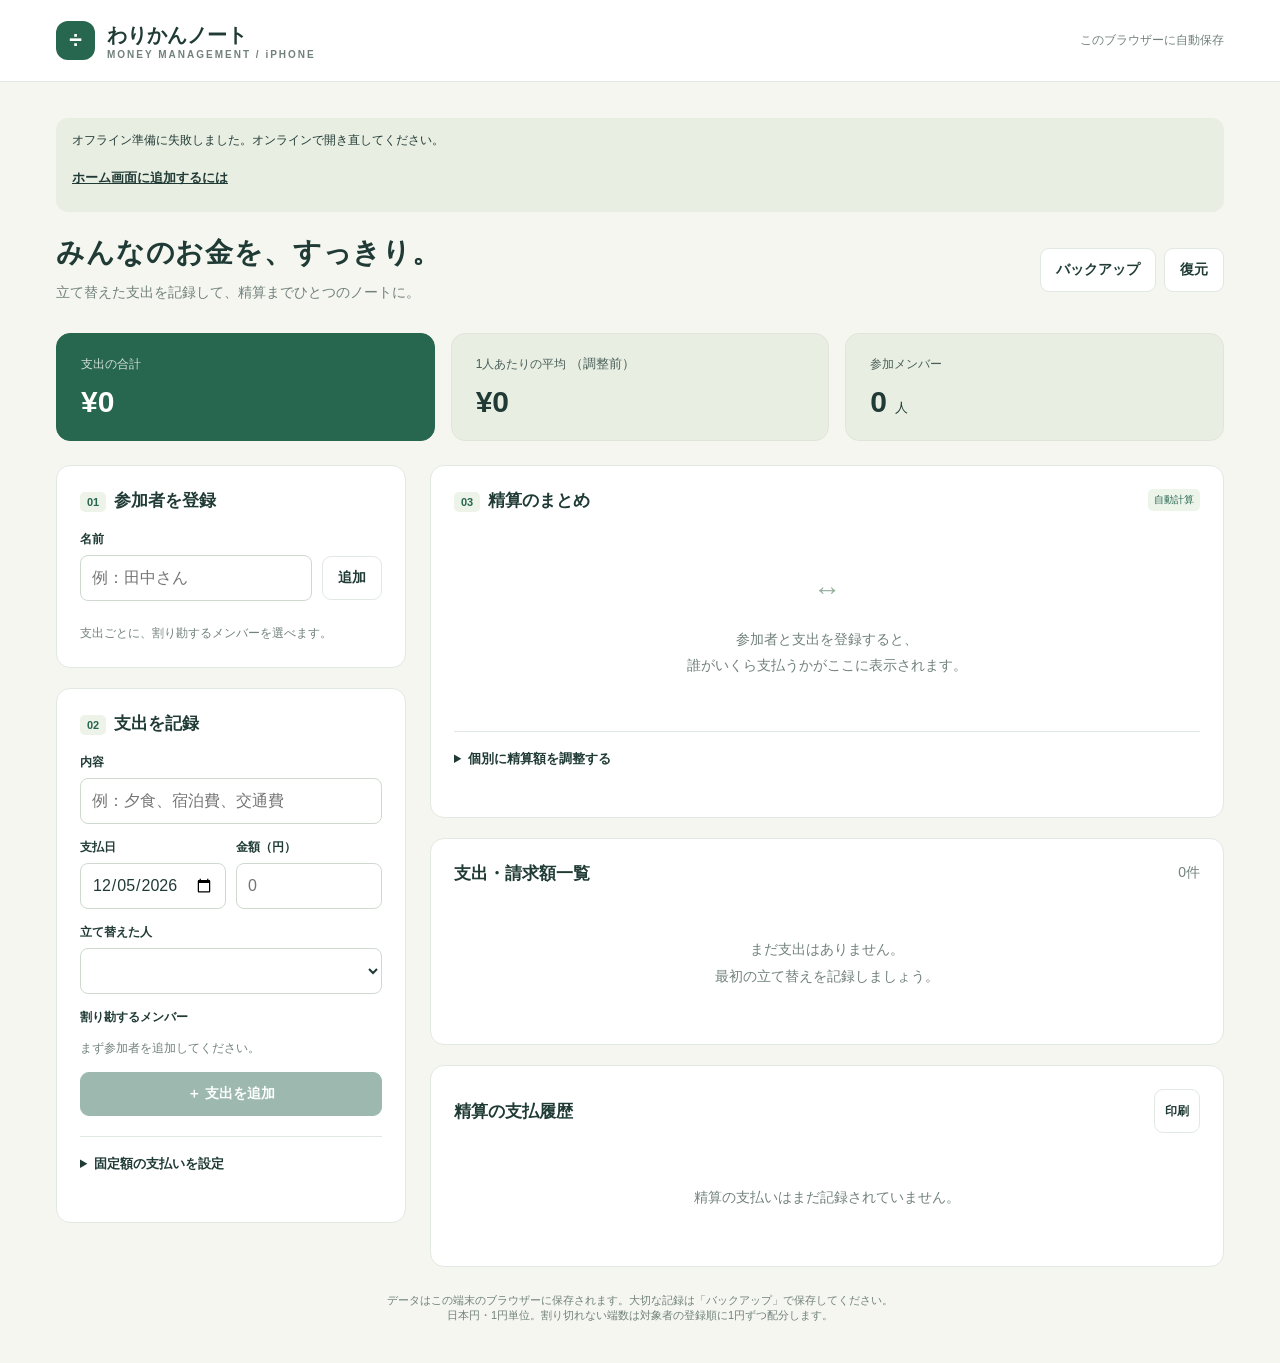
<file: index.html>
<!doctype html>
<html lang="ja">
<head>
<meta charset="utf-8"><meta name="viewport" content="width=device-width, initial-scale=1, viewport-fit=cover">
<title>わりかんノート | 精算アプリ</title>
<link rel="stylesheet" href="./style.css">
<link rel="manifest" href="./manifest.json">
<meta name="theme-color" content="#27664f">
<meta name="apple-mobile-web-app-capable" content="yes">
<meta name="apple-mobile-web-app-status-bar-style" content="default">
<meta name="apple-mobile-web-app-title" content="わりかんノート">
<link rel="apple-touch-icon" sizes="180x180" href="./icons/apple-touch-icon.png">
</head>
<body>
<header><div class="top"><div class="brand"><span class="logo">÷</span><div>わりかんノート <div class="version">MONEY MANAGEMENT / iPHONE</div></div></div><span class="save" id="save-status" role="status">このブラウザーに自動保存</span></div></header>
<main>
<section class="pwa-info" aria-label="アプリの利用状況">
  <span id="offline-status" role="status">オフライン利用を準備しています…</span>
  <details id="install-guide"><summary>ホーム画面に追加するには</summary><p>Safariでこのページを開き、共有メニューの「ホーム画面に追加」を選択してください。「Webアプリとして開く」が表示された場合はオンにします。</p><p>追加したアプリをオンラインで一度開き、「オフライン利用の準備完了」と表示されてからご利用ください。</p></details>
</section>
<div class="intro"><div><h1>みんなのお金を、すっきり。</h1><p class="muted">立て替えた支出を記録して、精算までひとつのノートに。</p></div><div class="actions"><button id="export">バックアップ</button><button id="import">復元</button><input type="file" id="import-file" accept="application/json,.json" hidden></div></div>
<section class="stats" aria-label="集計"><div class="stat"><span>支出の合計</span><strong id="total">¥0</strong></div><div class="stat"><span>1人あたりの平均 <small>（調整前）</small></span><strong id="average">¥0</strong></div><div class="stat"><span>参加メンバー</span><strong id="count">0 <small>人</small></strong></div></section>
<div class="layout"><aside class="stack left">
<section class="card"><div class="card-head"><h2><span class="step">01</span>参加者を登録</h2></div><form id="member-form"><label class="field"><span>名前</span><div class="row"><input id="member-name" placeholder="例：田中さん" maxlength="30" required aria-label="参加者の名前"><button type="submit" style="flex:0 0 auto">追加</button></div></label></form><div class="members" id="members"></div><p class="hint">支出ごとに、割り勘するメンバーを選べます。</p></section>
<section class="card"><div class="card-head"><h2><span class="step">02</span><span id="expense-heading">支出を記録</span></h2></div><form id="expense-form"><label class="field"><span>内容</span><input id="expense-title" placeholder="例：夕食、宿泊費、交通費" maxlength="80" required></label><div class="row"><label class="field"><span>支払日</span><input id="expense-date" type="date" required></label><label class="field"><span>金額（円）</span><input id="expense-amount" type="number" inputmode="numeric" min="1" max="100000000" step="1" placeholder="0" required></label></div><label class="field"><span>立て替えた人</span><select id="expense-payer" required></select></label><div class="field"><span>割り勘するメンバー</span><div id="expense-members" class="checks"></div></div><button class="primary full" id="expense-submit" type="submit">＋ 支出を追加</button><button type="button" class="full" id="cancel-edit" hidden style="margin-top:8px">編集をキャンセル</button></form>
<details class="subsection"><summary>固定額の支払いを設定</summary><p class="hint">選んだ支出について、特定の人の負担額を固定します。残りを他の対象者で均等に分けます。</p><div id="fixed-fields" style="margin-top:12px"></div></details>
</section></aside>
<div class="stack">
<section class="card"><div class="card-head"><h2><span class="step">03</span>精算のまとめ</h2><span class="badge">自動計算</span></div><div id="balances"></div><div id="transfers"></div><details class="subsection"><summary>個別に精算額を調整する</summary><p class="hint">支払う人と受け取る人を指定して、精算額に加算します。実際の送金は下の「支払済みにする」で記録します。</p><form id="adjust-form" style="margin-top:14px"><div class="row"><label class="field"><span>支払う人</span><select id="adjust-from" required></select></label><label class="field"><span>受け取る人</span><select id="adjust-to" required></select></label></div><div class="row"><label class="field"><span>調整額（円）</span><input id="adjust-amount" type="number" inputmode="numeric" min="1" max="100000000" step="1" required></label><label class="field"><span>理由</span><input id="adjust-note" maxlength="80" placeholder="例：個別の追加負担" required></label></div><button type="submit">調整を追加</button></form><div id="adjustments"></div></details></section>
<section class="card"><div class="card-head"><h2>支出・請求額一覧</h2><span class="muted" id="expense-count">0件</span></div><div id="expenses"></div></section>
<section class="card"><div class="card-head"><h2>精算の支払履歴</h2><button class="small" id="print">印刷</button></div><div id="payments"></div></section>
</div></div><footer>データはこの端末のブラウザーに保存されます。大切な記録は「バックアップ」で保存してください。<br>日本円・1円単位。割り切れない端数は対象者の登録順に1円ずつ配分します。</footer>
</main><div id="toast" role="status" hidden></div>
<script src="./app.js" defer></script>
</body>
</html>
</file>
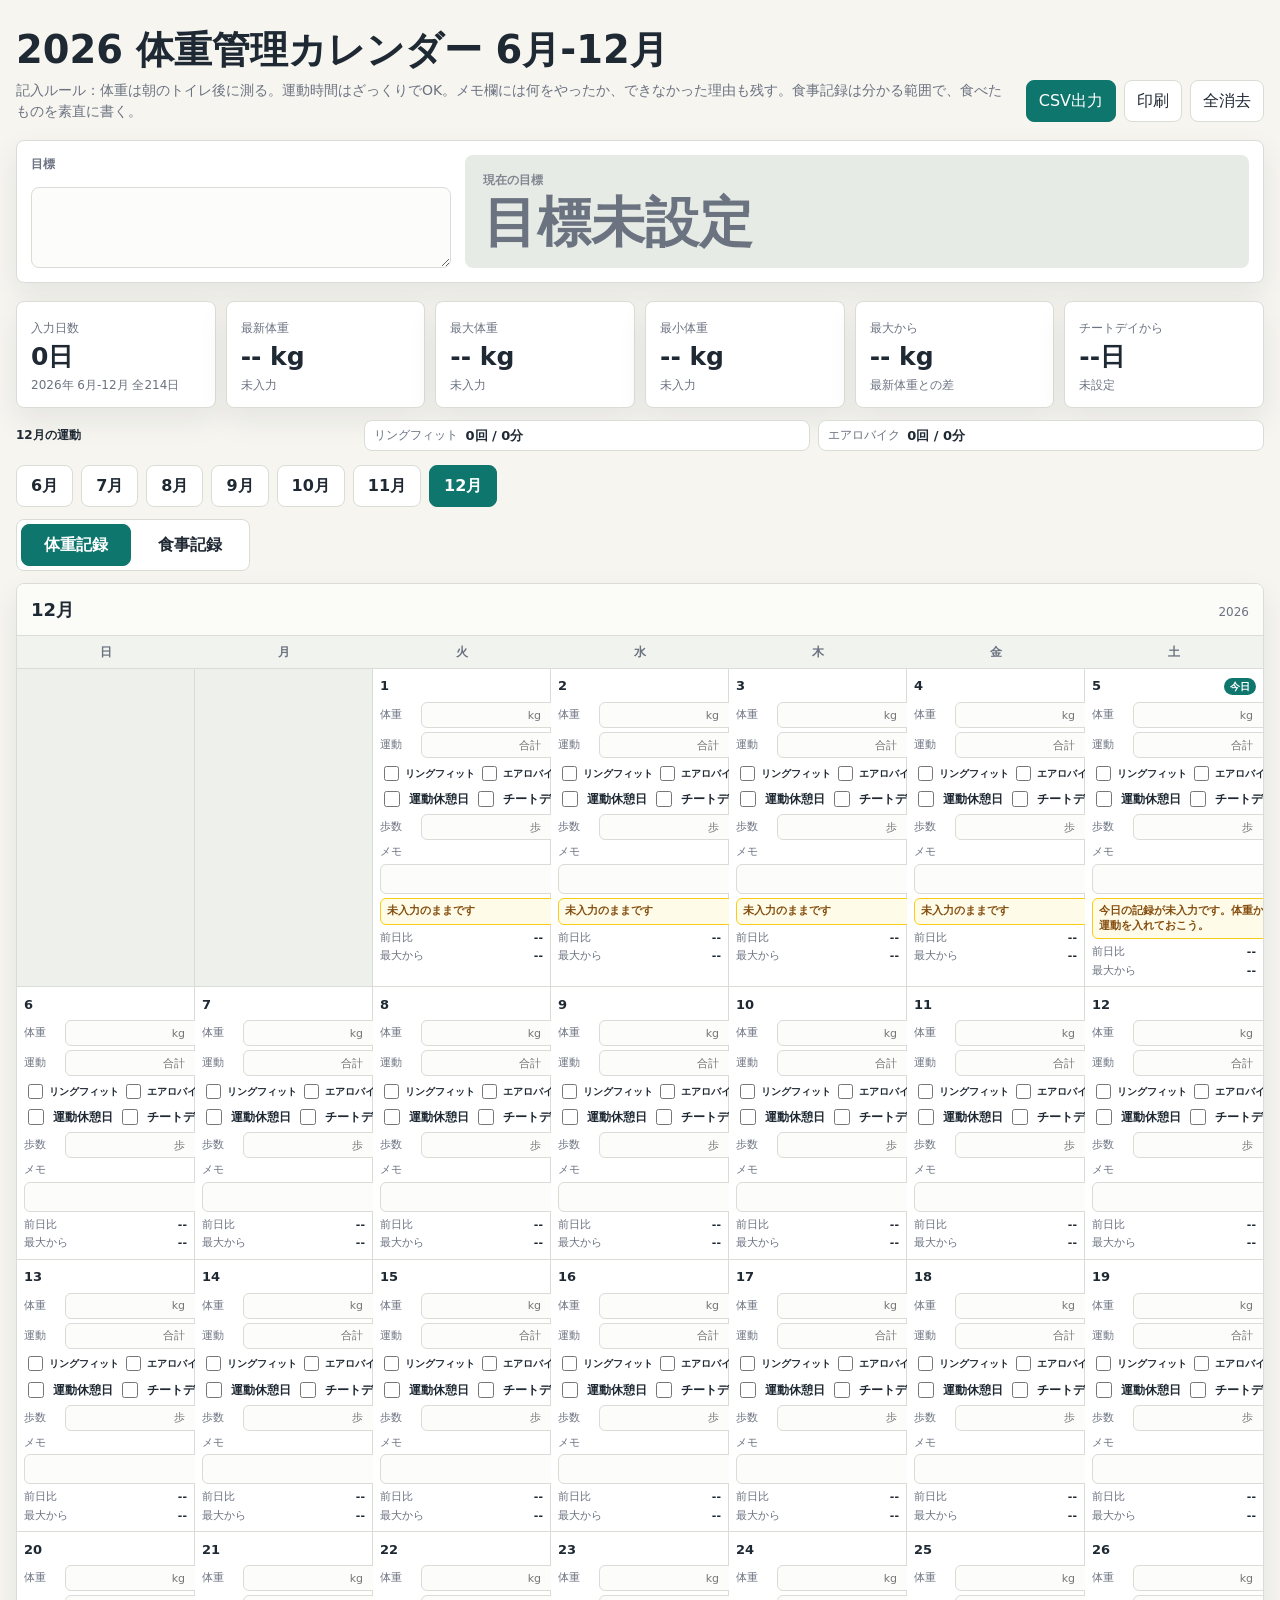
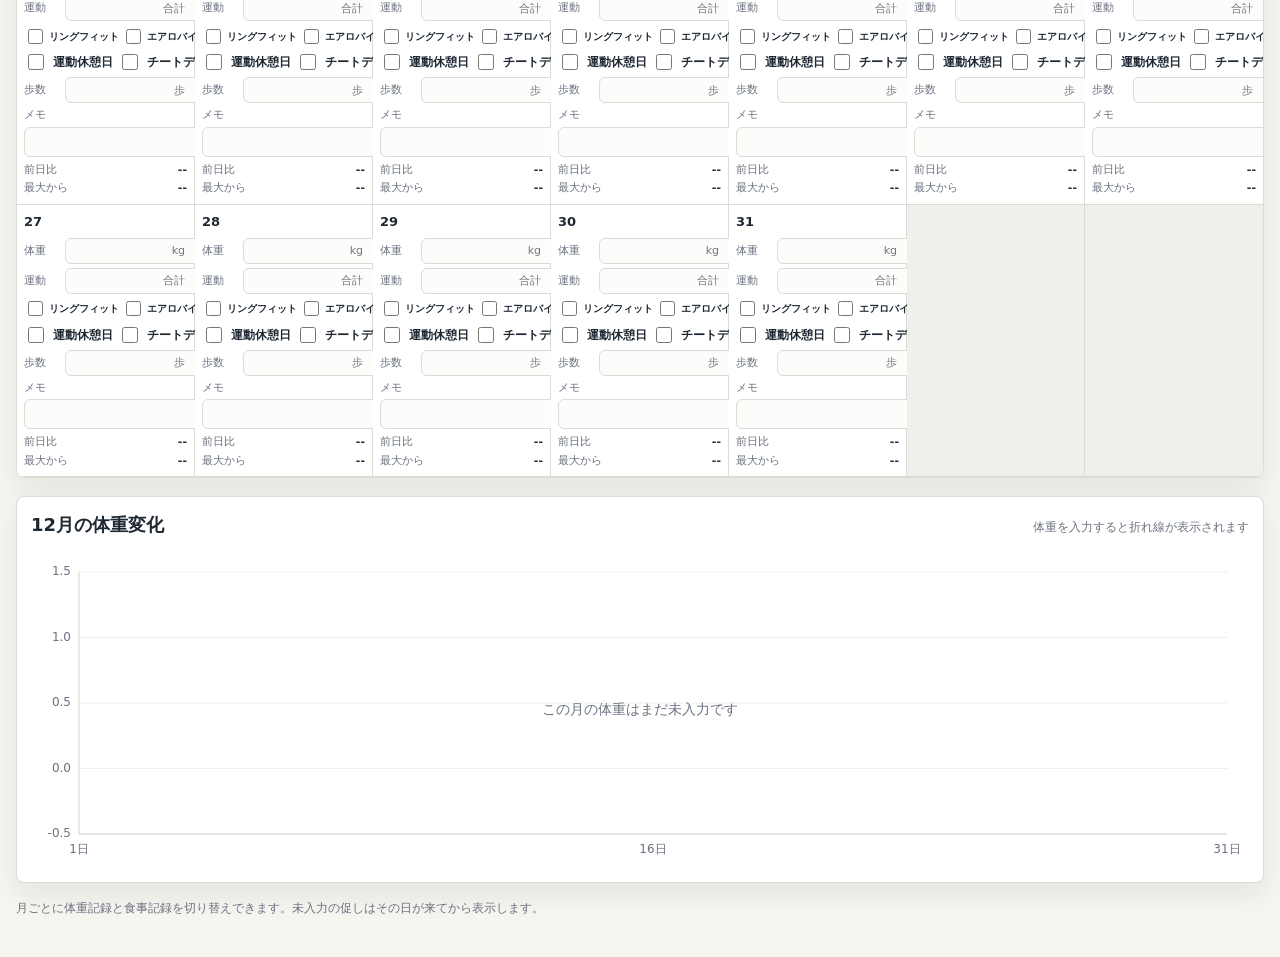
<file: weight_calendar_2026.html>
<!doctype html>
<html lang="ja">
<head>
  <meta charset="utf-8">
  <meta name="viewport" content="width=device-width, initial-scale=1">
  <title>2026 体重管理カレンダー 6月-12月</title>
  <style>
    :root {
      color-scheme: light;
      --bg: #f6f5f0;
      --panel: #ffffff;
      --ink: #1f2933;
      --muted: #6b7280;
      --line: #d9ddd5;
      --accent: #0f766e;
      --accent-dark: #115e59;
      --gain: #b42318;
      --loss: #047857;
      --empty: #eef0eb;
      --shadow: 0 12px 30px rgba(31, 41, 51, 0.08);
    }

    * {
      box-sizing: border-box;
    }

    body {
      margin: 0;
      background: var(--bg);
      color: var(--ink);
      font-family: "Yu Gothic", "Hiragino Kaku Gothic ProN", Meiryo, system-ui, sans-serif;
      line-height: 1.5;
    }

    button,
    input {
      font: inherit;
    }

    .app {
      width: min(1480px, calc(100% - 32px));
      margin: 0 auto;
      padding: 28px 0 40px;
    }

    .topbar {
      display: grid;
      grid-template-columns: minmax(240px, 1fr) auto;
      gap: 18px;
      align-items: end;
      margin-bottom: 18px;
    }

    h1 {
      margin: 0;
      font-size: clamp(28px, 3vw, 42px);
      letter-spacing: 0;
      line-height: 1.15;
    }

    .subtitle {
      margin: 8px 0 0;
      color: var(--muted);
      font-size: 14px;
    }

    .actions {
      display: flex;
      flex-wrap: wrap;
      justify-content: flex-end;
      gap: 8px;
    }

    .button {
      min-height: 38px;
      border: 1px solid var(--line);
      border-radius: 8px;
      background: var(--panel);
      color: var(--ink);
      cursor: pointer;
      padding: 8px 12px;
    }

    .button.primary {
      border-color: var(--accent);
      background: var(--accent);
      color: #fff;
    }

    .button:hover {
      border-color: var(--accent);
    }

    .goal-panel {
      display: grid;
      grid-template-columns: minmax(240px, 420px) minmax(260px, 1fr);
      gap: 14px;
      align-items: stretch;
      margin-bottom: 18px;
      border: 1px solid var(--line);
      border-radius: 8px;
      background: var(--panel);
      box-shadow: var(--shadow);
      padding: 14px;
    }

    .goal-editor {
      display: grid;
      gap: 6px;
      color: var(--muted);
      font-size: 12px;
      font-weight: 700;
    }

    .goal-input {
      width: 100%;
      min-height: 74px;
      border: 1px solid var(--line);
      border-radius: 8px;
      background: #fcfcfb;
      color: var(--ink);
      padding: 9px 10px;
      resize: vertical;
    }

    .goal-input:focus {
      outline: 2px solid rgba(15, 118, 110, 0.2);
      border-color: var(--accent);
      background: #fff;
    }

    .goal-display {
      display: grid;
      align-content: center;
      min-height: 110px;
      border-radius: 8px;
      background: #0f766e;
      color: #fff;
      padding: 16px 18px;
    }

    .goal-display .label {
      font-size: 12px;
      font-weight: 700;
      opacity: 0.82;
    }

    .goal-display .text {
      margin-top: 5px;
      font-size: clamp(28px, 4.2vw, 58px);
      font-weight: 800;
      line-height: 1.08;
      white-space: pre-wrap;
      overflow-wrap: anywhere;
    }

    .goal-display.empty {
      background: #e7ebe5;
      color: var(--muted);
    }

    .summary {
      display: grid;
      grid-template-columns: repeat(6, minmax(150px, 1fr));
      gap: 10px;
      margin-bottom: 18px;
    }

    .metric {
      min-height: 86px;
      border: 1px solid var(--line);
      border-radius: 8px;
      background: var(--panel);
      box-shadow: var(--shadow);
      padding: 13px 14px;
    }

    .metric .label {
      color: var(--muted);
      font-size: 12px;
    }

    .metric .value {
      display: block;
      margin-top: 4px;
      font-size: 25px;
      font-weight: 700;
      line-height: 1.1;
    }

    .metric .note {
      display: block;
      margin-top: 5px;
      color: var(--muted);
      font-size: 12px;
      min-height: 18px;
    }

    .monthly-exercise-summary {
      display: grid;
      grid-template-columns: auto repeat(2, minmax(170px, auto));
      gap: 8px;
      align-items: center;
      margin: -6px 0 14px;
      color: var(--muted);
      font-size: 12px;
    }

    .exercise-summary-title {
      font-weight: 700;
      color: var(--ink);
    }

    .exercise-summary-item {
      display: inline-flex;
      align-items: center;
      gap: 7px;
      min-height: 30px;
      border: 1px solid var(--line);
      border-radius: 8px;
      background: var(--panel);
      padding: 5px 9px;
    }

    .exercise-summary-item b {
      color: var(--ink);
      font-size: 13px;
    }

    .month-tabs {
      display: flex;
      flex-wrap: wrap;
      gap: 8px;
      margin: 0 0 12px;
    }

    .view-tabs {
      display: inline-flex;
      gap: 4px;
      margin: 0 0 12px;
      border: 1px solid var(--line);
      border-radius: 8px;
      background: var(--panel);
      padding: 4px;
    }

    .tab-button,
    .view-button {
      min-height: 38px;
      border: 1px solid var(--line);
      border-radius: 8px;
      background: var(--panel);
      color: var(--ink);
      cursor: pointer;
      padding: 8px 14px;
      font-weight: 700;
    }

    .view-button {
      border-color: transparent;
      min-width: 110px;
    }

    .tab-button[aria-selected="true"],
    .view-button[aria-selected="true"] {
      border-color: var(--accent);
      background: var(--accent);
      color: #fff;
    }

    .months {
      display: block;
    }

    .month {
      border: 1px solid var(--line);
      border-radius: 8px;
      background: var(--panel);
      box-shadow: var(--shadow);
      overflow: hidden;
    }

    .month[hidden] {
      display: none;
    }

    .chart-panel {
      margin-top: 18px;
      border: 1px solid var(--line);
      border-radius: 8px;
      background: var(--panel);
      box-shadow: var(--shadow);
      padding: 14px;
    }

    .chart-title {
      display: flex;
      justify-content: space-between;
      align-items: baseline;
      gap: 12px;
      margin-bottom: 10px;
    }

    .chart-title strong {
      font-size: 18px;
    }

    .chart-title span {
      color: var(--muted);
      font-size: 12px;
    }

    .chart-wrap {
      position: relative;
      width: 100%;
      height: 320px;
    }

    #weightChart {
      display: block;
      width: 100%;
      height: 100%;
    }

    .calendar-view[hidden] {
      display: none;
    }

    .month-title {
      display: flex;
      align-items: baseline;
      justify-content: space-between;
      gap: 10px;
      padding: 12px 14px;
      border-bottom: 1px solid var(--line);
      background: #fbfbf8;
    }

    .month-title strong {
      font-size: 18px;
    }

    .month-title span {
      color: var(--muted);
      font-size: 12px;
    }

    .weekdays,
    .days {
      display: grid;
      grid-template-columns: repeat(7, minmax(0, 1fr));
    }

    .weekdays {
      border-bottom: 1px solid var(--line);
      background: #f1f3ef;
    }

    .weekday {
      padding: 7px 4px;
      color: var(--muted);
      text-align: center;
      font-size: 12px;
      font-weight: 700;
    }

    .day {
      min-height: 214px;
      border-right: 1px solid var(--line);
      border-bottom: 1px solid var(--line);
      padding: 7px;
      background: #fff;
    }

    .day:nth-child(7n) {
      border-right: 0;
    }

    .day.blank {
      background: var(--empty);
    }

    .date-row {
      display: flex;
      justify-content: space-between;
      align-items: center;
      gap: 4px;
      min-height: 20px;
      margin-bottom: 6px;
    }

    .date-num {
      font-size: 13px;
      font-weight: 700;
    }

    .today-badge {
      display: none;
      border-radius: 999px;
      background: var(--accent);
      color: #fff;
      padding: 1px 6px;
      font-size: 10px;
      font-weight: 700;
    }

    .day.today .today-badge {
      display: inline-block;
    }

    .fields {
      display: grid;
      gap: 4px;
    }

    .field {
      display: grid;
      grid-template-columns: 36px minmax(0, 1fr);
      align-items: center;
      gap: 5px;
      color: var(--muted);
      font-size: 11px;
    }

    .field span {
      white-space: nowrap;
    }

    .memo-field {
      display: grid;
      gap: 3px;
      color: var(--muted);
      font-size: 11px;
    }

    .meal-fields {
      display: grid;
      gap: 6px;
    }

    .meal-toggle-grid {
      display: grid;
      grid-template-columns: repeat(4, minmax(0, 1fr));
      gap: 4px;
    }

    .meal-toggle {
      display: flex;
      align-items: center;
      justify-content: flex-start;
      gap: 3px;
      min-height: 24px;
      color: var(--ink);
      font-size: 10px;
      font-weight: 700;
      white-space: nowrap;
    }

    .meal-toggle input {
      width: 14px;
      height: 14px;
      accent-color: var(--accent);
    }

    .meal-note-row {
      display: none;
    }

    .meal-note-row.active {
      display: grid;
    }

    .rest-row {
      display: flex;
      align-items: center;
      gap: 6px;
      min-height: 22px;
      color: var(--ink);
      font-size: 12px;
      font-weight: 700;
    }

    .daily-checks {
      display: grid;
      grid-template-columns: 1fr 1fr;
      gap: 4px;
    }

    .exercise-checks {
      display: grid;
      grid-template-columns: 1fr 1fr;
      gap: 3px;
    }

    .exercise-check {
      display: flex;
      align-items: center;
      gap: 3px;
      min-height: 22px;
      color: var(--ink);
      font-size: 10px;
      font-weight: 700;
      white-space: nowrap;
    }

    .exercise-check input {
      width: 15px;
      height: 15px;
      accent-color: var(--accent);
    }

    .rest-row input {
      width: 16px;
      height: 16px;
      accent-color: var(--accent);
    }

    .steps-field {
      display: grid;
    }

    .input-reminder {
      display: none;
      border: 1px solid #facc15;
      border-radius: 6px;
      background: #fefce8;
      color: #854d0e;
      padding: 5px 6px;
      font-size: 11px;
      font-weight: 700;
      line-height: 1.35;
    }

    .day.needs-input .input-reminder {
      display: block;
    }

    .weight-input,
    .minutes-input,
    .ring-fit-minutes-input,
    .exercise-bike-minutes-input,
    .steps-input,
    .memo-input {
      width: 100%;
      border: 1px solid var(--line);
      border-radius: 6px;
      padding: 5px 6px;
      background: #fcfcfb;
      color: var(--ink);
      text-align: right;
    }

    .weight-input,
    .minutes-input,
    .ring-fit-minutes-input,
    .exercise-bike-minutes-input,
    .steps-input {
      height: 26px;
    }

    .exercise-time-field {
      display: none;
    }

    .exercise-time-field.active {
      display: grid;
    }

    .memo-input,
    .meal-note-input {
      width: 100%;
      min-height: 30px;
      border: 1px solid var(--line);
      border-radius: 6px;
      background: #fcfcfb;
      color: var(--ink);
      padding: 5px 6px;
      font-size: 10px;
      resize: vertical;
      text-align: left;
    }

    .weight-input:focus,
    .minutes-input:focus,
    .ring-fit-minutes-input:focus,
    .exercise-bike-minutes-input:focus,
    .steps-input:focus,
    .meal-note-input:focus,
    .memo-input:focus {
      outline: 2px solid rgba(15, 118, 110, 0.2);
      border-color: var(--accent);
      background: #fff;
    }

    .calc {
      display: grid;
      gap: 2px;
      margin-top: 5px;
      font-size: 11px;
      color: var(--muted);
    }

    .calc-row {
      display: flex;
      justify-content: space-between;
      gap: 5px;
      min-height: 16px;
    }

    .calc-row b {
      color: var(--ink);
      font-weight: 700;
      white-space: nowrap;
    }

    .plus {
      color: var(--gain) !important;
    }

    .minus {
      color: var(--loss) !important;
    }

    .zero {
      color: var(--muted) !important;
    }

    .footer-note {
      margin: 16px 0 0;
      color: var(--muted);
      font-size: 12px;
    }

    @media (max-width: 1180px) {
      .summary {
        grid-template-columns: repeat(3, minmax(150px, 1fr));
      }

      .monthly-exercise-summary {
        grid-template-columns: 1fr;
      }

      .goal-panel {
        grid-template-columns: 1fr;
      }
    }

    @media (max-width: 760px) {
      .app {
        width: min(100% - 18px, 1480px);
        padding-top: 18px;
      }

      .topbar {
        grid-template-columns: 1fr;
        align-items: start;
      }

      .actions {
        justify-content: flex-start;
      }

      .summary {
        grid-template-columns: repeat(2, minmax(0, 1fr));
      }

      .day {
        min-height: 220px;
        padding: 5px;
      }

      .field {
        grid-template-columns: 32px minmax(0, 1fr);
      }
    }

    @media print {
      body {
        background: #fff;
      }

      .app {
        width: 100%;
        padding: 0;
      }

      .actions,
      .footer-note {
        display: none;
      }

      .month,
      .metric {
        break-inside: avoid;
        box-shadow: none;
      }
    }
  </style>
</head>
<body>
  <main class="app">
    <section class="topbar" aria-label="体重管理カレンダー">
      <div>
        <h1>2026 体重管理カレンダー 6月-12月</h1>
        <p class="subtitle">記入ルール：体重は朝のトイレ後に測る。運動時間はざっくりでOK。メモ欄には何をやったか、できなかった理由も残す。食事記録は分かる範囲で、食べたものを素直に書く。</p>
      </div>
      <div class="actions">
        <button class="button primary" id="exportCsv" type="button">CSV出力</button>
        <button class="button" id="printPage" type="button">印刷</button>
        <button class="button" id="clearAll" type="button">全消去</button>
      </div>
    </section>

    <section class="goal-panel" aria-label="目標">
      <label class="goal-editor">
        <span>目標</span>
        <textarea class="goal-input" id="goalInput" rows="3" aria-label="目標を入力"></textarea>
      </label>
      <div class="goal-display empty" id="goalDisplay" aria-live="polite">
        <span class="label">現在の目標</span>
        <span class="text" id="goalText">目標未設定</span>
      </div>
    </section>

    <section class="summary" aria-label="年間サマリー">
      <div class="metric">
        <span class="label">入力日数</span>
        <span class="value" id="countValue">0日</span>
        <span class="note">2026年 6月-12月 全214日</span>
      </div>
      <div class="metric">
        <span class="label">最新体重</span>
        <span class="value" id="latestValue">-- kg</span>
        <span class="note" id="latestDate">未入力</span>
      </div>
      <div class="metric">
        <span class="label">最大体重</span>
        <span class="value" id="maxValue">-- kg</span>
        <span class="note" id="maxDate">未入力</span>
      </div>
      <div class="metric">
        <span class="label">最小体重</span>
        <span class="value" id="minValue">-- kg</span>
        <span class="note" id="minDate">未入力</span>
      </div>
      <div class="metric">
        <span class="label">最大から</span>
        <span class="value" id="fromMaxValue">-- kg</span>
        <span class="note">最新体重との差</span>
      </div>
      <div class="metric">
        <span class="label">チートデイから</span>
        <span class="value" id="cheatDayValue">--日</span>
        <span class="note" id="cheatDayDate">未設定</span>
      </div>
    </section>

    <section class="monthly-exercise-summary" aria-label="月別運動サマリー">
      <span class="exercise-summary-title" id="monthlyExerciseTitle">6月の運動</span>
      <span class="exercise-summary-item">リングフィット <b id="ringFitMonthSummary">0回 / 0分</b></span>
      <span class="exercise-summary-item">エアロバイク <b id="exerciseBikeMonthSummary">0回 / 0分</b></span>
    </section>

    <nav class="month-tabs" id="monthTabs" aria-label="月切り替え"></nav>
    <nav class="view-tabs" id="viewTabs" aria-label="記録切り替え">
      <button class="view-button" type="button" data-view="body" aria-selected="true">体重記録</button>
      <button class="view-button" type="button" data-view="meal" aria-selected="false">食事記録</button>
    </nav>
    <section class="months" id="months" aria-label="2026年カレンダー"></section>

    <section class="chart-panel" aria-label="月別体重変化グラフ">
      <div class="chart-title">
        <strong id="chartTitle">体重変化</strong>
        <span id="chartNote">入力済み体重を日別に表示</span>
      </div>
      <div class="chart-wrap">
        <canvas id="weightChart" aria-label="体重変化の折れ線グラフ"></canvas>
      </div>
    </section>

    <p class="footer-note">月ごとに体重記録と食事記録を切り替えできます。未入力の促しはその日が来てから表示します。</p>
  </main>

  <script>
    const YEAR = 2026;
    const START_MONTH = 6;
    const END_MONTH = 12;
    const STORAGE_KEY = "weight-calendar-2026";
    const ACTIVITY_STORAGE_KEY = "weight-calendar-2026-activity";
    const MEAL_STORAGE_KEY = "weight-calendar-2026-meals";
    const GOAL_STORAGE_KEY = "weight-calendar-2026-goal";
    const monthNames = ["1月", "2月", "3月", "4月", "5月", "6月", "7月", "8月", "9月", "10月", "11月", "12月"];
    const weekdays = ["日", "月", "火", "水", "木", "金", "土"];
    const goalInput = document.getElementById("goalInput");
    const goalDisplay = document.getElementById("goalDisplay");
    const goalText = document.getElementById("goalText");
    const monthTabsEl = document.getElementById("monthTabs");
    const viewTabsEl = document.getElementById("viewTabs");
    const monthsEl = document.getElementById("months");
    const monthlyExerciseTitle = document.getElementById("monthlyExerciseTitle");
    const ringFitMonthSummary = document.getElementById("ringFitMonthSummary");
    const exerciseBikeMonthSummary = document.getElementById("exerciseBikeMonthSummary");
    const chartCanvas = document.getElementById("weightChart");
    const chartTitle = document.getElementById("chartTitle");
    const chartNote = document.getElementById("chartNote");
    const inputs = new Map();
    let weights = loadWeights();
    let activities = loadActivities();
    let meals = loadMeals();
    let goal = loadGoal();
    let activeMonth = START_MONTH;
    let activeView = "body";
    pruneWeightsToVisibleRange();
    pruneActivitiesToVisibleRange();
    pruneMealsToVisibleRange();
    updateGoalDisplay(goal);

    function dateKey(year, month, day) {
      return `${year}-${String(month).padStart(2, "0")}-${String(day).padStart(2, "0")}`;
    }

    function formatDate(key) {
      const [, month, day] = key.split("-");
      return `${Number(month)}月${Number(day)}日`;
    }

    function loadWeights() {
      try {
        const raw = localStorage.getItem(STORAGE_KEY);
        return raw ? JSON.parse(raw) : {};
      } catch {
        return {};
      }
    }

    function loadActivities() {
      try {
        const raw = localStorage.getItem(ACTIVITY_STORAGE_KEY);
        return raw ? JSON.parse(raw) : {};
      } catch {
        return {};
      }
    }

    function loadMeals() {
      try {
        const raw = localStorage.getItem(MEAL_STORAGE_KEY);
        return raw ? JSON.parse(raw) : {};
      } catch {
        return {};
      }
    }

    function loadGoal() {
      return localStorage.getItem(GOAL_STORAGE_KEY) ?? "";
    }

    function saveWeights() {
      localStorage.setItem(STORAGE_KEY, JSON.stringify(weights));
    }

    function saveActivities() {
      localStorage.setItem(ACTIVITY_STORAGE_KEY, JSON.stringify(activities));
    }

    function saveMeals() {
      localStorage.setItem(MEAL_STORAGE_KEY, JSON.stringify(meals));
    }

    function saveGoal() {
      localStorage.setItem(GOAL_STORAGE_KEY, goal);
    }

    function updateGoalDisplay(value) {
      const text = value.trim();
      goalInput.value = value;
      goalDisplay.classList.toggle("empty", text === "");
      goalText.textContent = text || "目標未設定";
    }

    function pruneWeightsToVisibleRange() {
      const visibleKeys = new Set(allDateKeys());
      let changed = false;
      for (const key of Object.keys(weights)) {
        if (!visibleKeys.has(key)) {
          delete weights[key];
          changed = true;
        }
      }
      if (changed) saveWeights();
    }

    function pruneActivitiesToVisibleRange() {
      const visibleKeys = new Set(allDateKeys());
      let changed = false;
      for (const key of Object.keys(activities)) {
        if (!visibleKeys.has(key)) {
          delete activities[key];
          changed = true;
        }
      }
      if (changed) saveActivities();
    }

    function pruneMealsToVisibleRange() {
      const visibleKeys = new Set(allDateKeys());
      let changed = false;
      for (const key of Object.keys(meals)) {
        if (!visibleKeys.has(key)) {
          delete meals[key];
          changed = true;
        }
      }
      if (changed) saveMeals();
    }

    function getActivity(key) {
      return {
        minutes: "",
        ringFitMinutes: "",
        exerciseBikeMinutes: "",
        rest: false,
        cheatDay: false,
        steps: "",
        ringFit: false,
        exerciseBike: false,
        memo: "",
        ...(activities[key] ?? {})
      };
    }

    function setActivityField(key, field, value) {
      const current = getActivity(key);
      const next = { ...current, [field]: value };
      if (
        next.minutes === "" &&
        next.ringFitMinutes === "" &&
        next.exerciseBikeMinutes === "" &&
        !next.rest &&
        !next.cheatDay &&
        next.steps === "" &&
        !next.ringFit &&
        !next.exerciseBike &&
        next.memo === ""
      ) {
        delete activities[key];
      } else {
        activities[key] = next;
      }
      saveActivities();
      updateMonthlyExerciseSummary();
    }

    function parseMinutes(value) {
      if (value === "") return 0;
      const minutes = Number(value);
      return Number.isFinite(minutes) ? minutes : 0;
    }

    function calculateExerciseTotal(activity) {
      const hasSplitMinutes = activity.ringFitMinutes !== "" || activity.exerciseBikeMinutes !== "";
      const total = parseMinutes(activity.ringFitMinutes) + parseMinutes(activity.exerciseBikeMinutes);
      if (total > 0) return String(total);
      if (activity.rest) return "0";
      if (!hasSplitMinutes) return activity.minutes ?? "";
      return "";
    }

    function updateExerciseTotal(minutesInput, ringFitMinutesInput, exerciseBikeMinutesInput, restChecked) {
      const total = parseMinutes(ringFitMinutesInput.value) + parseMinutes(exerciseBikeMinutesInput.value);
      minutesInput.value = total > 0 ? String(total) : restChecked ? "0" : "";
      return minutesInput.value;
    }

    function toggleExerciseTimeField(row, checked) {
      row.classList.toggle("active", checked);
    }

    function formatExerciseMinutes(minutes) {
      if (minutes < 60) return `${minutes}分`;
      const hours = Math.floor(minutes / 60);
      const restMinutes = minutes % 60;
      return restMinutes === 0 ? `${hours}時間` : `${hours}時間${restMinutes}分`;
    }

    function getMonthlyExerciseStats(month) {
      const daysInMonth = new Date(YEAR, month, 0).getDate();
      const stats = {
        ringFitCount: 0,
        ringFitMinutes: 0,
        exerciseBikeCount: 0,
        exerciseBikeMinutes: 0
      };

      for (let day = 1; day <= daysInMonth; day += 1) {
        const activity = getActivity(dateKey(YEAR, month, day));
        if (activity.ringFit) stats.ringFitCount += 1;
        if (activity.exerciseBike) stats.exerciseBikeCount += 1;
        stats.ringFitMinutes += parseMinutes(activity.ringFitMinutes);
        stats.exerciseBikeMinutes += parseMinutes(activity.exerciseBikeMinutes);
      }

      return stats;
    }

    function updateMonthlyExerciseSummary() {
      const stats = getMonthlyExerciseStats(activeMonth);
      monthlyExerciseTitle.textContent = `${activeMonth}月の運動`;
      ringFitMonthSummary.textContent = `${stats.ringFitCount}回 / ${formatExerciseMinutes(stats.ringFitMinutes)}`;
      exerciseBikeMonthSummary.textContent = `${stats.exerciseBikeCount}回 / ${formatExerciseMinutes(stats.exerciseBikeMinutes)}`;
    }

    function getMeal(key) {
      const meal = meals[key] ?? {};
      const breakfast = meal.breakfast ?? meal.memo ?? "";
      const lunch = meal.lunch ?? "";
      const dinner = meal.dinner ?? "";
      const snack = meal.snack ?? "";
      return {
        breakfast,
        breakfastEnabled: meal.breakfastEnabled ?? breakfast !== "",
        lunch,
        lunchEnabled: meal.lunchEnabled ?? lunch !== "",
        dinner,
        dinnerEnabled: meal.dinnerEnabled ?? dinner !== "",
        snack,
        snackEnabled: meal.snackEnabled ?? snack !== ""
      };
    }

    function setMealField(key, field, value) {
      const current = getMeal(key);
      const next = { ...current, [field]: value };
      if (
        next.breakfast === "" &&
        !next.breakfastEnabled &&
        next.lunch === "" &&
        !next.lunchEnabled &&
        next.dinner === "" &&
        !next.dinnerEnabled &&
        next.snack === "" &&
        !next.snackEnabled
      ) {
        delete meals[key];
      } else {
        meals[key] = next;
      }
      saveMeals();
    }

    function ensureMealBullet(input) {
      if (input.value.trim() !== "") return;
      input.value = "・";
      autoResizeTextarea(input);
    }

    function autoResizeTextarea(input) {
      input.style.height = "auto";
      input.style.height = `${input.scrollHeight}px`;
    }

    function handleMealBulletKeydown(event) {
      if (event.key !== "Enter") return;
      event.preventDefault();

      const input = event.currentTarget;
      const start = input.selectionStart;
      const end = input.selectionEnd;
      const insert = "\n・";
      input.value = `${input.value.slice(0, start)}${insert}${input.value.slice(end)}`;
      const cursor = start + insert.length;
      input.setSelectionRange(cursor, cursor);
      autoResizeTextarea(input);
      input.dispatchEvent(new Event("input", { bubbles: true }));
    }

    function isPastDate(key) {
      const [year, month, day] = key.split("-").map(Number);
      const target = new Date(year, month - 1, day);
      const today = new Date();
      today.setHours(0, 0, 0, 0);
      return target < today;
    }

    function isTodayDate(key) {
      const [year, month, day] = key.split("-").map(Number);
      const today = new Date();
      return today.getFullYear() === year && today.getMonth() + 1 === month && today.getDate() === day;
    }

    function hasDateArrived(key) {
      const [year, month, day] = key.split("-").map(Number);
      const target = new Date(year, month - 1, day);
      const today = new Date();
      today.setHours(0, 0, 0, 0);
      return target <= today;
    }

    function localDateFromKey(key) {
      const [year, month, day] = key.split("-").map(Number);
      const date = new Date(year, month - 1, day);
      date.setHours(0, 0, 0, 0);
      return date;
    }

    function updateCheatDaySummary() {
      const today = new Date();
      today.setHours(0, 0, 0, 0);
      const latestCheatKey = allDateKeys()
        .filter((key) => getActivity(key).cheatDay && localDateFromKey(key) <= today)
        .at(-1);

      if (!latestCheatKey) {
        document.getElementById("cheatDayValue").textContent = "--日";
        document.getElementById("cheatDayDate").textContent = "未設定";
        return;
      }

      const diffDays = Math.round((today - localDateFromKey(latestCheatKey)) / 86400000);
      document.getElementById("cheatDayValue").textContent = `${diffDays}日`;
      document.getElementById("cheatDayDate").textContent = `前回 ${formatDate(latestCheatKey)}`;
    }

    function updateInputReminder(dayEl, key, weightValue, minutesValue, restChecked, stepsValue, memoValue) {
      const reminderEl = dayEl.querySelector("[data-input-reminder]");
      const ringFitChecked = dayEl.querySelector(".ring-fit-check")?.checked ?? false;
      const exerciseBikeChecked = dayEl.querySelector(".exercise-bike-check")?.checked ?? false;
      const cheatDayChecked = dayEl.querySelector(".cheat-day-check")?.checked ?? false;
      const hasAnyInput = weightValue !== "" || minutesValue !== "" || restChecked || cheatDayChecked || stepsValue !== "" || ringFitChecked || exerciseBikeChecked || memoValue.trim() !== "";
      const showReminder = hasDateArrived(key) && !hasAnyInput;
      dayEl.classList.toggle("needs-input", showReminder);

      if (!showReminder) {
        reminderEl.textContent = "";
      } else if (isTodayDate(key)) {
        reminderEl.textContent = "今日の記録が未入力です。体重か運動を入れておこう。";
      } else {
        reminderEl.textContent = "未入力のままです";
      }
    }

    function clearInputReminders() {
      document.querySelectorAll(".day.needs-input").forEach((day) => {
        day.classList.remove("needs-input");
        const reminderEl = day.querySelector("[data-input-reminder]");
        if (reminderEl) reminderEl.textContent = "";
      });
    }

    function parseWeight(value) {
      if (value === "" || value == null) return null;
      const number = Number(value);
      return Number.isFinite(number) ? number : null;
    }

    function signed(value) {
      if (value == null) return "--";
      const rounded = Math.round(value * 10) / 10;
      if (Object.is(rounded, -0) || rounded === 0) return "+0.0";
      return `${rounded > 0 ? "+" : ""}${rounded.toFixed(1)}`;
    }

    function classForDiff(value) {
      if (value == null) return "";
      if (value > 0) return "plus";
      if (value < 0) return "minus";
      return "zero";
    }

    function allDateKeys() {
      const keys = [];
      for (let month = START_MONTH; month <= END_MONTH; month += 1) {
        const days = new Date(YEAR, month, 0).getDate();
        for (let day = 1; day <= days; day += 1) {
          keys.push(dateKey(YEAR, month, day));
        }
      }
      return keys;
    }

    function previousDateKey(key) {
      const [year, month, day] = key.split("-").map(Number);
      const date = new Date(year, month - 1, day);
      date.setDate(date.getDate() - 1);
      if (date.getFullYear() !== YEAR || date.getMonth() + 1 < START_MONTH) return null;
      return dateKey(date.getFullYear(), date.getMonth() + 1, date.getDate());
    }

    function getEntries() {
      return allDateKeys()
        .map((key) => ({ key, weight: parseWeight(weights[key]) }))
        .filter((entry) => entry.weight != null);
    }

    function getStats() {
      const entries = getEntries();
      if (entries.length === 0) return { entries };

      const latest = entries[entries.length - 1];
      const max = entries.reduce((best, entry) => entry.weight > best.weight ? entry : best, entries[0]);
      const min = entries.reduce((best, entry) => entry.weight < best.weight ? entry : best, entries[0]);
      return { entries, latest, max, min };
    }

    function updateSummary(stats) {
      document.getElementById("countValue").textContent = `${stats.entries.length}日`;
      updateCheatDaySummary();

      if (stats.entries.length === 0) {
        document.getElementById("latestValue").textContent = "-- kg";
        document.getElementById("latestDate").textContent = "未入力";
        document.getElementById("maxValue").textContent = "-- kg";
        document.getElementById("maxDate").textContent = "未入力";
        document.getElementById("minValue").textContent = "-- kg";
        document.getElementById("minDate").textContent = "未入力";
        document.getElementById("fromMaxValue").textContent = "-- kg";
        document.getElementById("fromMaxValue").className = "value";
        return;
      }

      const fromMax = stats.latest.weight - stats.max.weight;
      const fromMaxEl = document.getElementById("fromMaxValue");
      document.getElementById("latestValue").textContent = `${stats.latest.weight.toFixed(1)} kg`;
      document.getElementById("latestDate").textContent = formatDate(stats.latest.key);
      document.getElementById("maxValue").textContent = `${stats.max.weight.toFixed(1)} kg`;
      document.getElementById("maxDate").textContent = formatDate(stats.max.key);
      document.getElementById("minValue").textContent = `${stats.min.weight.toFixed(1)} kg`;
      document.getElementById("minDate").textContent = formatDate(stats.min.key);
      fromMaxEl.textContent = `${signed(fromMax)} kg`;
      fromMaxEl.className = `value ${classForDiff(fromMax)}`;
    }

    function updateCalculations() {
      const stats = getStats();
      const maxWeight = stats.max ? stats.max.weight : null;

      for (const key of allDateKeys()) {
        const weight = parseWeight(weights[key]);
        const dayEl = document.querySelector(`[data-day="${key}"]`);
        const prevEl = dayEl.querySelector("[data-prev]");
        const maxEl = dayEl.querySelector("[data-max]");

        if (weight == null) {
          prevEl.textContent = "--";
          prevEl.className = "";
          maxEl.textContent = "--";
          maxEl.className = "";
          continue;
        }

        const previousKey = previousDateKey(key);
        const previousWeight = previousKey ? parseWeight(weights[previousKey]) : null;
        const prevDiff = previousWeight == null ? null : weight - previousWeight;
        const maxDiff = maxWeight == null ? null : weight - maxWeight;

        prevEl.textContent = prevDiff == null ? "--" : `${signed(prevDiff)} kg`;
        prevEl.className = classForDiff(prevDiff);
        maxEl.textContent = maxDiff == null ? "--" : `${signed(maxDiff)} kg`;
        maxEl.className = classForDiff(maxDiff);
      }

      updateSummary(stats);
      updateMonthlyExerciseSummary();
      drawWeightChart(activeMonth);
    }

    function drawWeightChart(month) {
      const ctx = chartCanvas.getContext("2d");
      const rect = chartCanvas.getBoundingClientRect();
      const dpr = window.devicePixelRatio || 1;
      const width = Math.max(320, Math.floor(rect.width));
      const height = Math.max(220, Math.floor(rect.height));
      chartCanvas.width = Math.floor(width * dpr);
      chartCanvas.height = Math.floor(height * dpr);
      ctx.setTransform(dpr, 0, 0, dpr, 0, 0);
      ctx.clearRect(0, 0, width, height);

      const daysInMonth = new Date(YEAR, month, 0).getDate();
      const points = [];
      for (let day = 1; day <= daysInMonth; day += 1) {
        const key = dateKey(YEAR, month, day);
        const weight = parseWeight(weights[key]);
        if (weight != null) points.push({ day, weight });
      }

      chartTitle.textContent = `${monthNames[month - 1]}の体重変化`;
      chartNote.textContent = points.length > 0 ? `${points.length}日分入力済み` : "体重を入力すると折れ線が表示されます";

      const padding = { top: 24, right: 22, bottom: 34, left: 48 };
      const plotWidth = width - padding.left - padding.right;
      const plotHeight = height - padding.top - padding.bottom;
      const axisColor = "#cfd6cf";
      const gridColor = "#edf0ea";
      const textColor = "#6b7280";
      const lineColor = "#0f766e";

      ctx.lineWidth = 1;
      ctx.strokeStyle = gridColor;
      ctx.fillStyle = textColor;
      ctx.font = "12px system-ui, sans-serif";
      ctx.textAlign = "right";
      ctx.textBaseline = "middle";

      const rawMin = points.length ? Math.min(...points.map((point) => point.weight)) : 0;
      const rawMax = points.length ? Math.max(...points.map((point) => point.weight)) : 1;
      const rangePad = Math.max(0.5, (rawMax - rawMin) * 0.18);
      let minWeight = Math.floor((rawMin - rangePad) * 10) / 10;
      let maxWeight = Math.ceil((rawMax + rangePad) * 10) / 10;
      if (minWeight === maxWeight) {
        minWeight -= 0.5;
        maxWeight += 0.5;
      }

      for (let i = 0; i <= 4; i += 1) {
        const y = padding.top + (plotHeight / 4) * i;
        const value = maxWeight - ((maxWeight - minWeight) / 4) * i;
        ctx.beginPath();
        ctx.moveTo(padding.left, y);
        ctx.lineTo(width - padding.right, y);
        ctx.stroke();
        ctx.fillText(`${value.toFixed(1)}`, padding.left - 8, y);
      }

      ctx.strokeStyle = axisColor;
      ctx.beginPath();
      ctx.moveTo(padding.left, padding.top);
      ctx.lineTo(padding.left, height - padding.bottom);
      ctx.lineTo(width - padding.right, height - padding.bottom);
      ctx.stroke();

      ctx.fillStyle = textColor;
      ctx.textAlign = "center";
      ctx.textBaseline = "top";
      const xLabels = [1, Math.ceil(daysInMonth / 2), daysInMonth];
      xLabels.forEach((day) => {
        const x = padding.left + ((day - 1) / (daysInMonth - 1)) * plotWidth;
        ctx.fillText(`${day}日`, x, height - padding.bottom + 10);
      });

      if (points.length === 0) {
        ctx.fillStyle = textColor;
        ctx.font = "14px system-ui, sans-serif";
        ctx.fillText("この月の体重はまだ未入力です", width / 2, padding.top + plotHeight / 2);
        return;
      }

      const toX = (day) => padding.left + ((day - 1) / (daysInMonth - 1)) * plotWidth;
      const toY = (weight) => padding.top + ((maxWeight - weight) / (maxWeight - minWeight)) * plotHeight;

      if (points.length > 1) {
        ctx.strokeStyle = lineColor;
        ctx.lineWidth = 3;
        ctx.beginPath();
        points.forEach((point, index) => {
          const x = toX(point.day);
          const y = toY(point.weight);
          if (index === 0) ctx.moveTo(x, y);
          else ctx.lineTo(x, y);
        });
        ctx.stroke();
      }

      points.forEach((point) => {
        const x = toX(point.day);
        const y = toY(point.weight);
        ctx.fillStyle = "#ffffff";
        ctx.strokeStyle = lineColor;
        ctx.lineWidth = 2;
        ctx.beginPath();
        ctx.arc(x, y, 4, 0, Math.PI * 2);
        ctx.fill();
        ctx.stroke();
      });
    }

    function setActiveMonth(month) {
      activeMonth = month;
      document.querySelectorAll(".tab-button").forEach((button) => {
        const selected = Number(button.dataset.month) === month;
        button.setAttribute("aria-selected", String(selected));
      });

      document.querySelectorAll(".month").forEach((section) => {
        section.hidden = Number(section.dataset.month) !== month;
      });
      updateMonthlyExerciseSummary();
      drawWeightChart(activeMonth);
    }

    function setActiveView(view) {
      activeView = view;
      viewTabsEl.querySelectorAll(".view-button").forEach((button) => {
        button.setAttribute("aria-selected", String(button.dataset.view === view));
      });
      document.querySelectorAll(".calendar-view").forEach((viewEl) => {
        viewEl.hidden = viewEl.dataset.view !== view;
      });
    }

    function renderCalendar() {
      const today = new Date();
      const todayKey = today.getFullYear() === YEAR ? dateKey(YEAR, today.getMonth() + 1, today.getDate()) : "";
      const currentMonth = today.getFullYear() === YEAR && today.getMonth() + 1 >= START_MONTH && today.getMonth() + 1 <= END_MONTH
        ? today.getMonth() + 1
        : START_MONTH;
      activeMonth = currentMonth;

      for (let month = START_MONTH; month <= END_MONTH; month += 1) {
        const tabButton = document.createElement("button");
        tabButton.className = "tab-button";
        tabButton.type = "button";
        tabButton.dataset.month = String(month);
        tabButton.setAttribute("role", "tab");
        tabButton.setAttribute("aria-selected", "false");
        tabButton.textContent = monthNames[month - 1];
        tabButton.addEventListener("click", () => setActiveMonth(month));
        monthTabsEl.appendChild(tabButton);

        const section = document.createElement("section");
        section.className = "month";
        section.dataset.month = String(month);
        section.hidden = month !== currentMonth;
        section.innerHTML = `
          <div class="month-title">
            <strong>${monthNames[month - 1]}</strong>
            <span>${YEAR}</span>
          </div>
          <div class="calendar-view body-view" data-view="body">
            <div class="weekdays">${weekdays.map((day) => `<div class="weekday">${day}</div>`).join("")}</div>
            <div class="days body-days"></div>
          </div>
          <div class="calendar-view meal-view" data-view="meal" hidden>
            <div class="weekdays">${weekdays.map((day) => `<div class="weekday">${day}</div>`).join("")}</div>
            <div class="days meal-days"></div>
          </div>
        `;

        const daysEl = section.querySelector(".body-days");
        const mealDaysEl = section.querySelector(".meal-days");
        const firstDay = new Date(YEAR, month - 1, 1).getDay();
        const daysInMonth = new Date(YEAR, month, 0).getDate();

        for (let i = 0; i < firstDay; i += 1) {
          const blank = document.createElement("div");
          blank.className = "day blank";
          daysEl.appendChild(blank);
          mealDaysEl.appendChild(blank.cloneNode());
        }

        for (let day = 1; day <= daysInMonth; day += 1) {
          const key = dateKey(YEAR, month, day);
          const dayEl = document.createElement("div");
          dayEl.className = `day${key === todayKey ? " today" : ""}`;
          dayEl.dataset.day = key;
          const activity = getActivity(key);
          if (activity.rest) dayEl.classList.add("rest");
          dayEl.innerHTML = `
            <div class="date-row">
              <span class="date-num">${day}</span>
              <span class="today-badge">今日</span>
            </div>
            <div class="fields">
              <label class="field">
                <span>体重</span>
                <input class="weight-input" inputmode="decimal" type="number" min="0" max="300" step="0.1" aria-label="${month}月${day}日の体重" placeholder="kg">
              </label>
              <label class="field">
                <span>運動</span>
                <input class="minutes-input" inputmode="numeric" type="number" min="0" max="1200" step="1" aria-label="${month}月${day}日の運動時間合計" placeholder="合計" readonly>
              </label>
              <div class="exercise-checks">
                <label class="exercise-check">
                  <input class="ring-fit-check" type="checkbox" aria-label="${month}月${day}日にリングフィットを実施">
                  <span>リングフィット</span>
                </label>
                <label class="exercise-check">
                  <input class="exercise-bike-check" type="checkbox" aria-label="${month}月${day}日にエアロバイクを実施">
                  <span>エアロバイク</span>
                </label>
              </div>
              <label class="field exercise-time-field" data-exercise-time-row="ringFit">
                <span>リング</span>
                <input class="ring-fit-minutes-input" inputmode="numeric" type="number" min="0" max="600" step="1" aria-label="${month}月${day}日のリングフィット時間" placeholder="分">
              </label>
              <label class="field exercise-time-field" data-exercise-time-row="exerciseBike">
                <span>バイク</span>
                <input class="exercise-bike-minutes-input" inputmode="numeric" type="number" min="0" max="600" step="1" aria-label="${month}月${day}日のエアロバイク時間" placeholder="分">
              </label>
              <div class="daily-checks">
                <label class="rest-row">
                  <input class="rest-check" type="checkbox" aria-label="${month}月${day}日を運動休憩日にする">
                  <span>運動休憩日</span>
                </label>
                <label class="rest-row">
                  <input class="cheat-day-check" type="checkbox" aria-label="${month}月${day}日をチートデイにする">
                  <span>チートデイ</span>
                </label>
              </div>
              <label class="field steps-field">
                <span>歩数</span>
                <input class="steps-input" inputmode="numeric" type="number" min="0" max="100000" step="1" aria-label="${month}月${day}日の歩数" placeholder="歩">
              </label>
              <label class="memo-field">
                <span>メモ</span>
                <textarea class="memo-input" rows="1" aria-label="${month}月${day}日のメモ"></textarea>
              </label>
              <div class="input-reminder" data-input-reminder aria-live="polite"></div>
            </div>
            <div class="calc" aria-live="polite">
              <span class="calc-row"><span>前日比</span><b data-prev>--</b></span>
              <span class="calc-row"><span>最大から</span><b data-max>--</b></span>
            </div>
          `;

          const input = dayEl.querySelector(".weight-input");
          const minutesInput = dayEl.querySelector(".minutes-input");
          const ringFitMinutesInput = dayEl.querySelector(".ring-fit-minutes-input");
          const exerciseBikeMinutesInput = dayEl.querySelector(".exercise-bike-minutes-input");
          const ringFitTimeRow = dayEl.querySelector('[data-exercise-time-row="ringFit"]');
          const exerciseBikeTimeRow = dayEl.querySelector('[data-exercise-time-row="exerciseBike"]');
          const restCheck = dayEl.querySelector(".rest-check");
          const cheatDayCheck = dayEl.querySelector(".cheat-day-check");
          const stepsInput = dayEl.querySelector(".steps-input");
          const ringFitCheck = dayEl.querySelector(".ring-fit-check");
          const exerciseBikeCheck = dayEl.querySelector(".exercise-bike-check");
          const memoInput = dayEl.querySelector(".memo-input");
          input.value = weights[key] ?? "";
          ringFitMinutesInput.value = activity.ringFitMinutes ?? "";
          exerciseBikeMinutesInput.value = activity.exerciseBikeMinutes ?? "";
          minutesInput.value = calculateExerciseTotal(activity);
          restCheck.checked = Boolean(activity.rest);
          cheatDayCheck.checked = Boolean(activity.cheatDay);
          stepsInput.value = activity.steps ?? "";
          ringFitCheck.checked = Boolean(activity.ringFit);
          exerciseBikeCheck.checked = Boolean(activity.exerciseBike);
          toggleExerciseTimeField(ringFitTimeRow, ringFitCheck.checked);
          toggleExerciseTimeField(exerciseBikeTimeRow, exerciseBikeCheck.checked);
          memoInput.value = activity.memo ?? "";
          updateInputReminder(dayEl, key, input.value, minutesInput.value, restCheck.checked, stepsInput.value, memoInput.value);
          input.addEventListener("input", () => {
            const value = parseWeight(input.value);
            if (value == null) {
              delete weights[key];
            } else {
              weights[key] = value.toFixed(1);
            }
            saveWeights();
            updateInputReminder(dayEl, key, input.value, minutesInput.value, restCheck.checked, stepsInput.value, memoInput.value);
            updateCalculations();
          });
          restCheck.addEventListener("change", () => {
            dayEl.classList.toggle("rest", restCheck.checked);
            setActivityField(key, "rest", restCheck.checked);
            setActivityField(key, "minutes", updateExerciseTotal(minutesInput, ringFitMinutesInput, exerciseBikeMinutesInput, restCheck.checked));
            updateInputReminder(dayEl, key, input.value, minutesInput.value, restCheck.checked, stepsInput.value, memoInput.value);
          });
          cheatDayCheck.addEventListener("change", () => {
            setActivityField(key, "cheatDay", cheatDayCheck.checked);
            updateInputReminder(dayEl, key, input.value, minutesInput.value, restCheck.checked, stepsInput.value, memoInput.value);
            updateCheatDaySummary();
          });
          stepsInput.addEventListener("input", () => {
            setActivityField(key, "steps", stepsInput.value);
            updateInputReminder(dayEl, key, input.value, minutesInput.value, restCheck.checked, stepsInput.value, memoInput.value);
          });
          ringFitCheck.addEventListener("change", () => {
            setActivityField(key, "ringFit", ringFitCheck.checked);
            toggleExerciseTimeField(ringFitTimeRow, ringFitCheck.checked);
            if (!ringFitCheck.checked) {
              ringFitMinutesInput.value = "";
              setActivityField(key, "ringFitMinutes", "");
            }
            setActivityField(key, "minutes", updateExerciseTotal(minutesInput, ringFitMinutesInput, exerciseBikeMinutesInput, restCheck.checked));
            updateInputReminder(dayEl, key, input.value, minutesInput.value, restCheck.checked, stepsInput.value, memoInput.value);
          });
          exerciseBikeCheck.addEventListener("change", () => {
            setActivityField(key, "exerciseBike", exerciseBikeCheck.checked);
            toggleExerciseTimeField(exerciseBikeTimeRow, exerciseBikeCheck.checked);
            if (!exerciseBikeCheck.checked) {
              exerciseBikeMinutesInput.value = "";
              setActivityField(key, "exerciseBikeMinutes", "");
            }
            setActivityField(key, "minutes", updateExerciseTotal(minutesInput, ringFitMinutesInput, exerciseBikeMinutesInput, restCheck.checked));
            updateInputReminder(dayEl, key, input.value, minutesInput.value, restCheck.checked, stepsInput.value, memoInput.value);
          });
          ringFitMinutesInput.addEventListener("input", () => {
            setActivityField(key, "ringFitMinutes", ringFitMinutesInput.value);
            setActivityField(key, "minutes", updateExerciseTotal(minutesInput, ringFitMinutesInput, exerciseBikeMinutesInput, restCheck.checked));
            updateInputReminder(dayEl, key, input.value, minutesInput.value, restCheck.checked, stepsInput.value, memoInput.value);
          });
          exerciseBikeMinutesInput.addEventListener("input", () => {
            setActivityField(key, "exerciseBikeMinutes", exerciseBikeMinutesInput.value);
            setActivityField(key, "minutes", updateExerciseTotal(minutesInput, ringFitMinutesInput, exerciseBikeMinutesInput, restCheck.checked));
            updateInputReminder(dayEl, key, input.value, minutesInput.value, restCheck.checked, stepsInput.value, memoInput.value);
          });
          memoInput.addEventListener("input", () => {
            setActivityField(key, "memo", memoInput.value);
            updateInputReminder(dayEl, key, input.value, minutesInput.value, restCheck.checked, stepsInput.value, memoInput.value);
          });
          inputs.set(key, input);
          daysEl.appendChild(dayEl);

          const meal = getMeal(key);
          const mealDayEl = document.createElement("div");
          mealDayEl.className = `day meal-day${key === todayKey ? " today" : ""}`;
          mealDayEl.dataset.mealDay = key;
          mealDayEl.innerHTML = `
            <div class="date-row">
              <span class="date-num">${day}</span>
              <span class="today-badge">今日</span>
            </div>
            <div class="meal-fields">
              <div class="meal-toggle-grid" aria-label="${month}月${day}日の食事区分">
                <label class="meal-toggle">
                  <input class="meal-toggle-input" data-meal-toggle="breakfast" type="checkbox" aria-label="${month}月${day}日の朝食欄を表示">
                  <span>朝</span>
                </label>
                <label class="meal-toggle">
                  <input class="meal-toggle-input" data-meal-toggle="lunch" type="checkbox" aria-label="${month}月${day}日の昼食欄を表示">
                  <span>昼</span>
                </label>
                <label class="meal-toggle">
                  <input class="meal-toggle-input" data-meal-toggle="dinner" type="checkbox" aria-label="${month}月${day}日の夕食欄を表示">
                  <span>夜</span>
                </label>
                <label class="meal-toggle">
                  <input class="meal-toggle-input" data-meal-toggle="snack" type="checkbox" aria-label="${month}月${day}日の間食欄を表示">
                  <span>間食</span>
                </label>
              </div>
              <label class="memo-field meal-note-row" data-meal-row="breakfast">
                <span>朝</span>
                <textarea class="meal-note-input" data-meal-field="breakfast" rows="1" aria-label="${month}月${day}日の朝食"></textarea>
              </label>
              <label class="memo-field meal-note-row" data-meal-row="lunch">
                <span>昼</span>
                <textarea class="meal-note-input" data-meal-field="lunch" rows="1" aria-label="${month}月${day}日の昼食"></textarea>
              </label>
              <label class="memo-field meal-note-row" data-meal-row="dinner">
                <span>夜</span>
                <textarea class="meal-note-input" data-meal-field="dinner" rows="1" aria-label="${month}月${day}日の夕食"></textarea>
              </label>
              <label class="memo-field meal-note-row" data-meal-row="snack">
                <span>間食</span>
                <textarea class="meal-note-input" data-meal-field="snack" rows="1" aria-label="${month}月${day}日の間食"></textarea>
              </label>
            </div>
          `;

          mealDayEl.querySelectorAll(".meal-note-input").forEach((mealInput) => {
            mealInput.value = meal[mealInput.dataset.mealField] ?? "";
            autoResizeTextarea(mealInput);
            mealInput.addEventListener("keydown", handleMealBulletKeydown);
            mealInput.addEventListener("input", () => {
              autoResizeTextarea(mealInput);
              setMealField(key, mealInput.dataset.mealField, mealInput.value);
            });
          });
          mealDayEl.querySelectorAll(".meal-toggle-input").forEach((mealToggle) => {
            const field = mealToggle.dataset.mealToggle;
            const row = mealDayEl.querySelector(`[data-meal-row="${field}"]`);
            const input = mealDayEl.querySelector(`[data-meal-field="${field}"]`);
            mealToggle.checked = Boolean(meal[`${field}Enabled`]);
            row.classList.toggle("active", mealToggle.checked);
            if (mealToggle.checked) ensureMealBullet(input);
            mealToggle.addEventListener("change", () => {
              row.classList.toggle("active", mealToggle.checked);
              setMealField(key, `${field}Enabled`, mealToggle.checked);
              if (mealToggle.checked) {
                ensureMealBullet(input);
                setMealField(key, field, input.value);
                input.focus();
                input.setSelectionRange(input.value.length, input.value.length);
              }
              if (!mealToggle.checked) {
                input.value = "";
                setMealField(key, field, "");
              }
            });
          });
          mealDaysEl.appendChild(mealDayEl);
        }

        const totalCells = firstDay + daysInMonth;
        const trailing = (7 - (totalCells % 7)) % 7;
        for (let i = 0; i < trailing; i += 1) {
          const blank = document.createElement("div");
          blank.className = "day blank";
          daysEl.appendChild(blank);
          mealDaysEl.appendChild(blank.cloneNode());
        }

        monthsEl.appendChild(section);
      }

      setActiveMonth(currentMonth);
      setActiveView(activeView);
      updateCalculations();
    }

    function exportCsv() {
      const stats = getStats();
      const maxWeight = stats.max ? stats.max.weight : null;
      const rows = [["date", "weight_kg", "previous_day_diff_kg", "diff_from_max_kg", "exercise_minutes", "ring_fit_minutes", "exercise_bike_minutes", "exercise_rest_day", "cheat_day", "steps", "ring_fit", "exercise_bike", "memo", "meal_breakfast", "meal_lunch", "meal_dinner", "meal_snack"]];

      for (const key of allDateKeys()) {
        const weight = parseWeight(weights[key]);
        const activity = getActivity(key);
        const meal = getMeal(key);
        const exerciseTotal = calculateExerciseTotal(activity);
        if (weight == null) {
          rows.push([key, "", "", "", exerciseTotal, activity.ringFitMinutes ?? "", activity.exerciseBikeMinutes ?? "", activity.rest ? "1" : "", activity.cheatDay ? "1" : "", activity.steps ?? "", activity.ringFit ? "1" : "", activity.exerciseBike ? "1" : "", activity.memo ?? "", meal.breakfast ?? "", meal.lunch ?? "", meal.dinner ?? "", meal.snack ?? ""]);
          continue;
        }

        const previousKey = previousDateKey(key);
        const previousWeight = previousKey ? parseWeight(weights[previousKey]) : null;
        const prevDiff = previousWeight == null ? "" : (weight - previousWeight).toFixed(1);
        const maxDiff = maxWeight == null ? "" : (weight - maxWeight).toFixed(1);
        rows.push([key, weight.toFixed(1), prevDiff, maxDiff, exerciseTotal, activity.ringFitMinutes ?? "", activity.exerciseBikeMinutes ?? "", activity.rest ? "1" : "", activity.cheatDay ? "1" : "", activity.steps ?? "", activity.ringFit ? "1" : "", activity.exerciseBike ? "1" : "", activity.memo ?? "", meal.breakfast ?? "", meal.lunch ?? "", meal.dinner ?? "", meal.snack ?? ""]);
      }

      const csv = rows.map((row) => row.map(csvEscape).join(",")).join("\n");
      const blob = new Blob([csv], { type: "text/csv;charset=utf-8" });
      const url = URL.createObjectURL(blob);
      const link = document.createElement("a");
      link.href = url;
      link.download = "weight_calendar_2026_06_12.csv";
      link.click();
      URL.revokeObjectURL(url);
    }

    function csvEscape(value) {
      const text = String(value ?? "");
      return /[",\n\r]/.test(text) ? `"${text.replaceAll('"', '""')}"` : text;
    }

    goalInput.addEventListener("input", () => {
      goal = goalInput.value;
      saveGoal();
      updateGoalDisplay(goal);
    });

    viewTabsEl.querySelectorAll(".view-button").forEach((button) => {
      button.addEventListener("click", () => setActiveView(button.dataset.view));
    });

    window.addEventListener("resize", () => {
      drawWeightChart(activeMonth);
    });

    document.getElementById("exportCsv").addEventListener("click", exportCsv);
    document.getElementById("printPage").addEventListener("click", () => window.print());
    document.getElementById("clearAll").addEventListener("click", () => {
      if (!confirm("2026年6月以降の入力データをすべて消去しますか？")) return;
      weights = {};
      activities = {};
      meals = {};
      saveWeights();
      saveActivities();
      saveMeals();
      for (const input of inputs.values()) input.value = "";
      document.querySelectorAll(".minutes-input, .ring-fit-minutes-input, .exercise-bike-minutes-input, .steps-input, .memo-input, .meal-note-input").forEach((input) => {
        input.value = "";
        if (input.classList.contains("meal-note-input")) autoResizeTextarea(input);
      });
      document.querySelectorAll(".rest-check, .cheat-day-check, .ring-fit-check, .exercise-bike-check, .meal-toggle-input").forEach((input) => {
        input.checked = false;
      });
      document.querySelectorAll(".meal-note-row.active").forEach((row) => {
        row.classList.remove("active");
      });
      document.querySelectorAll(".exercise-time-field.active").forEach((row) => {
        row.classList.remove("active");
      });
      document.querySelectorAll(".day.rest").forEach((day) => {
        day.classList.remove("rest");
      });
      clearInputReminders();
      updateCalculations();
      updateCheatDaySummary();
    });

    renderCalendar();
  </script>
</body>
</html>
</file>
<file: style.css>
:root{--ink:#203b35;--muted:#71817b;--green:#27664f;--line:#e2e8e2;--bg:#f5f6f0;--orange:#a15b2c}*{box-sizing:border-box}body{margin:0;background:var(--bg);color:var(--ink);font-family:"Yu Gothic UI","Meiryo",sans-serif;font-size:14px}button,input,select{font:inherit}button{cursor:pointer;border:1px solid var(--line);background:white;color:var(--ink);border-radius:9px;padding:10px 15px;font-weight:600}button:hover{background:#edf3ec}button:disabled{opacity:.45;cursor:not-allowed}button.primary{background:var(--green);color:white;border-color:var(--green)}button.small{padding:6px 10px;font-size:12px}button.danger{color:#a34438}input,select{width:100%;border:1px solid #cfd9d0;border-radius:8px;padding:11px;background:#fff;color:var(--ink)}input:focus,select:focus,button:focus-visible{outline:3px solid #a8c9b1;outline-offset:2px}input[type=checkbox]{width:17px;height:17px;accent-color:var(--green)}header{background:#fff;border-bottom:1px solid var(--line)}.top{max-width:1200px;margin:auto;display:flex;align-items:center;justify-content:space-between;padding:21px 28px;gap:16px}.brand{display:flex;align-items:center;gap:12px;font-size:20px;font-weight:750}.logo{background:var(--green);color:#fff;border-radius:12px;width:39px;height:39px;display:grid;place-items:center;font-size:23px}.version{font-size:10px;letter-spacing:2px;color:var(--muted)}.save{font-size:12px;color:var(--muted)}main{max-width:1200px;margin:auto;padding:36px 28px 60px}.intro{display:flex;justify-content:space-between;align-items:center;gap:20px;margin-bottom:27px}h1{font-size:28px;margin:0 0 8px;letter-spacing:.03em}h2{font-size:17px;margin:0}h3{font-size:14px;margin:0 0 12px}p{line-height:1.8}.muted,.hint{color:var(--muted)}.hint{font-size:12px;margin:7px 0 0}.intro p{margin:0}.actions{display:flex;gap:8px;flex-wrap:wrap}.stats{display:grid;grid-template-columns:repeat(3,1fr);gap:16px;margin-bottom:24px}.stat{background:#e9eee3;border:1px solid #dfe6d9;padding:21px 24px;border-radius:14px}.stat:first-child{background:var(--green);color:white;border-color:var(--green)}.stat span{font-size:12px;opacity:.8}.stat strong{display:block;font-size:30px;margin-top:12px;font-weight:650;font-variant-numeric:tabular-nums}.stat small{font-size:13px;font-weight:400}.layout{display:grid;grid-template-columns:350px minmax(0,1fr);gap:24px;align-items:start}.stack{display:grid;gap:20px}.card{background:#fff;border:1px solid var(--line);border-radius:14px;padding:23px}.card-head{display:flex;align-items:center;justify-content:space-between;margin-bottom:19px;gap:12px}.step{font-size:11px;background:#edf3e9;color:var(--green);border-radius:5px;padding:4px 7px;margin-right:8px}.field{display:block;margin-bottom:15px}.field>span{display:block;font-size:12px;font-weight:600;margin-bottom:7px}.row{display:flex;gap:10px;align-items:center}.row>*{min-width:0;flex:1}.members{display:flex;flex-wrap:wrap;gap:7px;margin-top:14px}.chip{display:flex;align-items:center;gap:8px;background:#f2f5ee;border-radius:7px;padding:5px 8px}.chip button{border:0;padding:1px 4px;background:none}.checks{display:flex;gap:8px;flex-wrap:wrap}.checks label{display:flex;align-items:center;gap:5px;background:#f5f7f2;border:1px solid var(--line);border-radius:7px;padding:7px 9px}.full{width:100%}.empty{text-align:center;padding:32px 12px;color:var(--muted);line-height:1.9}.empty-icon{display:block;font-size:28px;color:#96b19e;margin-bottom:10px}.table-wrap{overflow-x:auto}table{width:100%;border-collapse:collapse;white-space:nowrap;font-size:13px}th{text-align:left;color:var(--muted);font-size:11px;font-weight:500;padding:11px 10px;background:#f6f8f3}td{padding:14px 10px;border-bottom:1px solid #edf0eb}th.num,td.num{text-align:right;font-variant-numeric:tabular-nums}.pay{color:var(--orange);font-weight:650}.receive{color:var(--green);font-weight:650}.badge{font-size:10px;background:#edf4e9;color:var(--green);padding:4px 6px;border-radius:5px}.transfer{display:flex;align-items:center;gap:10px;justify-content:space-between;padding:13px 0;border-bottom:1px solid var(--line)}.transfer strong{white-space:nowrap}.transfer .route{flex:1;overflow-wrap:anywhere}.transfer .arrow{color:#92a799;padding:0 10px}.notice{background:#f4f7ed;padding:12px 14px;border-radius:8px;font-size:12px;line-height:1.8;margin-top:16px}.error{color:#a34438;background:#fff1ed}.subsection{border-top:1px solid var(--line);padding-top:18px;margin-top:20px}details summary{cursor:pointer;font-size:13px;font-weight:600}details[open] summary{margin-bottom:17px}.entry-title{max-width:190px;white-space:normal;overflow-wrap:anywhere}.entry-title small{display:block;color:var(--muted);font-size:11px;margin-top:4px}footer{text-align:center;color:var(--muted);font-size:11px;margin-top:26px}#toast{position:fixed;bottom:24px;left:50%;transform:translateX(-50%);padding:13px 22px;background:#203b35;color:#fff;box-shadow:0 4px 25px #203b3520;border-radius:10px;z-index:10;max-width:90vw} [hidden]{display:none!important}@media(max-width:850px){.layout{grid-template-columns:1fr}.left{display:grid;grid-template-columns:1fr 1fr;gap:18px}.left .card{margin:0}.intro{align-items:flex-start}.stats{gap:10px}.stat{padding:18px}.stat strong{font-size:24px}}@media(max-width:580px){.top{padding:16px}.brand{font-size:17px}main{padding:25px 16px}.intro{display:block}.intro .actions{margin-top:18px}h1{font-size:24px}.left{display:grid;grid-template-columns:1fr}.stats{grid-template-columns:1fr 1fr}.stat:last-child{grid-column:1/-1;display:flex;justify-content:space-between;align-items:center}.stat:last-child strong{margin:0}.card{padding:18px}.save{max-width:130px;text-align:right;font-size:10px}.transfer{flex-wrap:wrap}.entry-title{max-width:140px}}@media print{header,.left,.actions,button,details,footer,#toast{display:none!important}main{padding:0}.layout{display:block}.card{break-inside:avoid;margin-bottom:18px}.stats{display:flex}.stat{flex:1}.intro{margin-bottom:15px}}
:root { color-scheme: light; -webkit-text-size-adjust: 100%; }
body { font-family: -apple-system, BlinkMacSystemFont, "Hiragino Kaku Gothic ProN", "Yu Gothic UI", sans-serif; }
button, input, select, summary, .checks label { touch-action: manipulation; }
button, button.small, .chip button, summary { min-height: 44px; }
button, .chip button { min-width: 44px; }
input, select { font-size: 16px; min-height: 46px; }
input[type="checkbox"] { min-height: 22px; width: 22px; height: 22px; flex-shrink: 0; }
header { padding-top: env(safe-area-inset-top, 0px); }
main { padding-bottom: calc(40px + env(safe-area-inset-bottom, 0px)); }
.top, main { padding-left: max(16px, env(safe-area-inset-left, 0px)); padding-right: max(16px, env(safe-area-inset-right, 0px)); }
.stack, .card, .layout > *, .stat { min-width: 0; }
.stat strong { overflow-wrap: anywhere; }
.chip, .checks label { max-width: 100%; overflow-wrap: anywhere; }
.chip button { flex-shrink: 0; }
.pwa-info { margin: 0 0 22px; padding: 12px 16px; background: #e9eee3; border-radius: 12px; font-size: 12px; line-height: 1.7; }
.pwa-info details { margin-top: 6px; }
.pwa-info summary { display: flex; align-items: center; text-decoration: underline; }
.pwa-info p { margin: 5px 0; }
#toast { bottom: calc(20px + env(safe-area-inset-bottom, 0px)); width: max-content; }
@media screen and (max-width: 600px) {
  .layout, .left { grid-template-columns: minmax(0, 1fr); }
  .row { flex-wrap: wrap; }
  .row > .field { flex: 1 1 145px; }
  .card { padding: 16px; }
  .top { gap: 10px; }
  .brand { font-size: 16px; }
  .version { font-size: 8px; letter-spacing: 1px; }
  .save { max-width: 100px; }
  .stats { gap: 8px; }
  .stat { padding: 16px 12px; }
  .stat strong { font-size: clamp(19px, 5.5vw, 27px); }
  .table-wrap { overflow: visible; }
  .table-wrap table, .table-wrap tbody { display: block; white-space: normal; }
  .table-wrap thead { position: absolute; width: 1px; height: 1px; clip-path: inset(50%); overflow: hidden; }
  .table-wrap tr { display: block; border: 1px solid var(--line); border-radius: 10px; margin-bottom: 12px; padding: 8px 12px; }
  .table-wrap td { display: block; text-align: right; padding: 9px 0 9px 36%; position: relative; min-height: 38px; overflow-wrap: anywhere; }
  .table-wrap td::before { content: attr(data-label); position: absolute; left: 0; top: 10px; width: 33%; text-align: left; color: var(--muted); font-size: 11px; font-weight: 400; }
  .table-wrap td:last-child { border-bottom: 0; }
  .entry-title { max-width: none; }
  .transfer .route { flex-basis: 100%; }
  .transfer button { margin-left: auto; }
  .table-wrap button + button { margin-top: 5px; }
}
@media print { .pwa-info { display: none; } }
</file>
